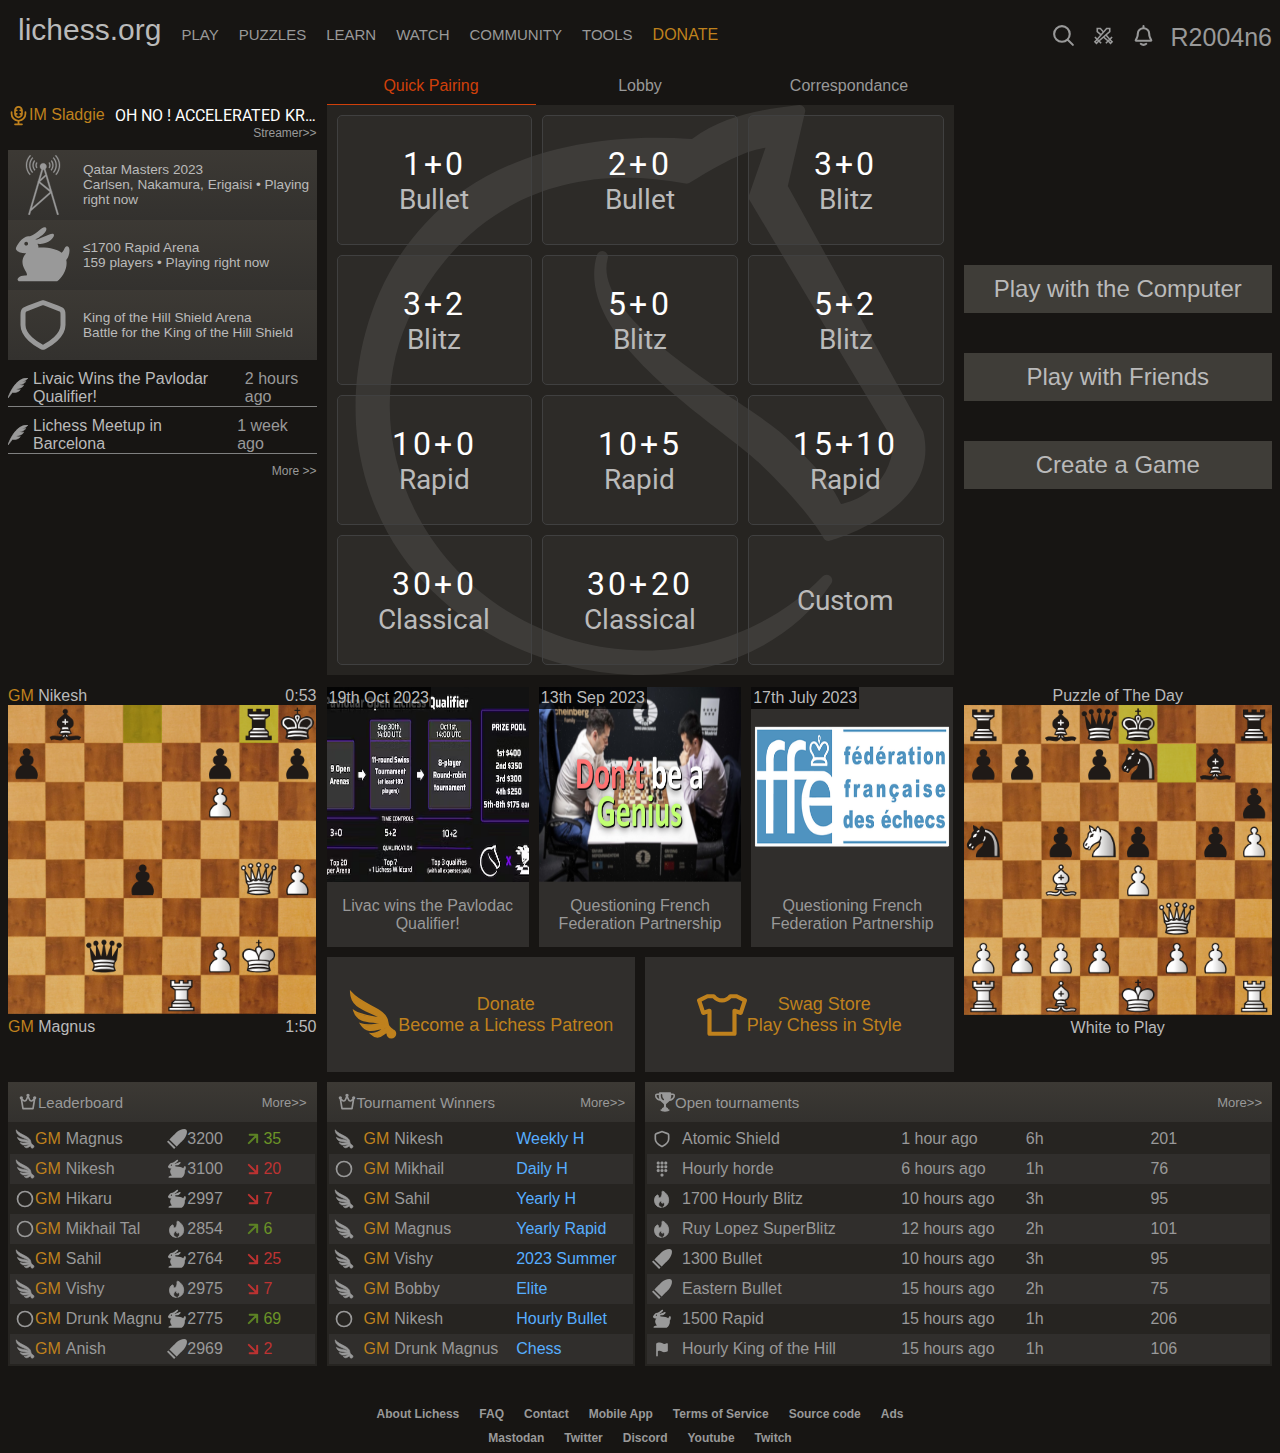
<file: lichesslite-main/index.html>
<!DOCTYPE html>
<html lang="en">
<head>
    <meta charset="UTF-8">
    <meta name="viewport" content="width=device-width, initial-scale=1.0">
    <link rel="preconnect" href="https://fonts.googleapis.com">
    <link rel="preconnect" href="https://fonts.gstatic.com" crossorigin>
    <link href="https://fonts.googleapis.com/css2?family=Roboto:wght@100&display=swap" rel="stylesheet">
    <link rel="stylesheet" href="./css/style.css">
    <title>Lichess</title>
</head>
<body>
    <!-- Navigation Bar -->
    <div class="navbar">
        <div class="left">
            <img src="./images/menu.svg" alt="">
            <a href="." class="logo">lichess.org</a>
            <div class="options">
                <a href="">PLAY</a>
                <a href="">PUZZLES</a>
                <a href="">LEARN</a>
                <a href="">WATCH</a>
                <a href="">COMMUNITY</a>
                <a href="">TOOLS</a>
            </div>
            <div class="donate">
                <a href="">DONATE</a>
            </div>
        </div>
        <div class="profile">
            <a href=""><img src="./images/searchsvg.svg" alt=""></a>
            <a href=""><img src="./images/fightsvg.svg" alt=""></a>
            <a href=""><img src="./images/bellsvg.svg" alt=""></a>
            <a href="">R2004n6</a>
            <!-- <div class="account">R2004n6</div> -->
        </div>
    </div>

    <!-- Main Content -->
    <div class="lobby">
        <div class="noticeboard">
                <div class="tstreamer">
                    <div class="isname">
                        <img src="./images/mic.svg" alt="" width="21px" height="20.8px">
                        <span id="sname">IM Sladgie</span>
                    </div>
                    <p class="desc">OH NO ! ACCELERATED KRAKEN ARENA  on lichess.org  !learn !youtube</p>
                </div>
                <a href="" class="str">
                    Streamer>>
                </a>
            <div class="events mb">
                <div class="eventcard">
                    <img src="./images/tower.svg" alt="">
                    <div class="tecard">
                        <div class="nevent">Qatar Masters 2023</div>
                        <div class="devent">Carlsen, Nakamura, Erigaisi • Playing right now</div>
                    </div>
                </div>
                <div class="eventcard">
                    <img src="./images/rabbit.svg" alt="">
                    <div class="tecard">
                        <div class="nevent">≤1700 Rapid Arena</div>
                        <div class="devent">159 players • Playing right now</div>
                    </div>
                </div>
                <div class="eventcard">
                    <img src="./images/shield.svg" alt="">
                    <div class="tecard">
                        <div class="nevent">King of the Hill Shield Arena</div>
                        <div class="devent">Battle for the King of the Hill Shield</div>
                    </div>
                </div>
            </div>
            <div class="news">
                <div class="newscard mb">
                    <img src="./images/pen.svg" alt="" height="20px">
                    <a href="" class="nhead">Livaic Wins the Pavlodar Qualifier!</a>
                    <p class="dur">2 hours ago</p>
                </div>
                <div class="newscard mb">
                    <img src="./images/pen.svg" alt="" height="20px">
                    <a href="" class="nhead">Lichess Meetup in Barcelona</a>
                    <p class="dur">1 week ago</p>
                </div>
                <a href="" class="str">More >></a>
            </div>
        </div>
        <div class="games">
            <div class="gameopts">
                <div id="current">Quick Pairing</div>
                <div>Lobby</div>
                <div>Correspondance</div>
            </div>
            <div class="matrix">
                <div class="formats">
                    <div class="intime">
                        <div class="time">1+0</div>
                        <div class="ntime">Bullet</div>
                    </div>
                </div>
                <div class="formats">
                    <div class="intime">
                        <div class="time">2+0</div>
                        <div class="ntime">Bullet</div>
                    </div>
                </div>
                <div class="formats">
                    <div class="intime">
                        <div class="time">3+0</div>
                        <div class="ntime">Blitz</div>
                    </div>
                </div>
                <div class="formats">
                    <div class="intime">
                        <div class="time">3+2</div>
                        <div class="ntime">Blitz</div>
                    </div>
                </div>
                <div class="formats">
                    <div class="intime">
                        <div class="time">5+0</div>
                        <div class="ntime">Blitz</div>
                    </div>
                </div>
                <div class="formats">
                    <div class="intime">
                        <div class="time">5+2</div>
                        <div class="ntime">Blitz</div>
                    </div>
                </div>
                <div class="formats">
                    <div class="intime">
                        <div class="time">10+0</div>
                        <div class="ntime">Rapid</div>
                    </div>
                </div>
                <div class="formats">
                    <div class="intime">
                        <div class="time">10+5</div>
                        <div class="ntime">Rapid</div>
                    </div>
                </div>
                <div class="formats">
                    <div class="intime">
                        <div class="time">15+10</div>
                        <div class="ntime">Rapid</div>
                    </div>
                </div>
                <div class="formats">
                    <div class="intime">
                        <div class="time">30+0</div>
                        <div class="ntime">Classical</div>
                    </div>
                </div>
                <div class="formats">
                    <div class="intime">
                        <div class="time">30+20</div>
                        <div class="ntime">Classical</div>
                    </div>
                </div>
                <div class="formats">
                    <div class="intime">
                        <div class="ntime">Custom</div>
                    </div>
                </div>
            </div>
        </div>
        <div class="table">
            <div>
                <button class="tbuttons">Play with the Computer</button>
                <button class="tbuttons">Play with Friends</button>
                <button class="tbuttons">Create a Game</button>
            </div>
        </div>
        
        <!-- second half -->
        <div class="fetgame">
            <div class="player1">
                <p>
                    <span class="gold">GM</span>
                    Nikesh
                </p>
                <p>
                    0:53
                </p>
            </div>
            <div class="imgofgame">
                <img src="./images/fetgame.png" alt="">
            </div>
            <div class="player2">
                <p>
                    <span class="gold">GM</span>
                    Magnus
                </p>
                <p>
                    1:50
                </p>
            </div>
        </div>
        <div class="cardcollection">
            <div class="card">
                <div class="imofcard">
                    <p>19th Oct 2023</p>
                    <img src="./images/card1.avif" alt="">
                </div>
               <div class="teofcard">
                    <p>Livac wins the Pavlodac Qualifier!</p>
               </div> 
            </div>
            <div class="card">
                <div class="imofcard">
                    <img src="./images/card2.png" alt="">
                    <p>13th Sep 2023</p>
                </div>
                <div class="teofcard">
                    <p>Questioning French Federation Partnership</p>
               </div> 
            </div>
            <div class="card">
                <div class="imofcard">
                    <img src="./images/card3.png" alt="">
                    <p>17th July 2023</p>
                </div>
                <div class="teofcard">
                    <p>Questioning French Federation Partnership</p>
               </div> 
            </div>
        </div>
        <div class="puzzles">
            <div class="player1" style="justify-content: center;">
                <p>Puzzle of The Day</p>
            </div>
            <div class="imgofgame">
                <img src="./images/puzzle.png" alt="">
            </div>
            <div class="player1" style="justify-content: center;">
                <p>White to Play</p>
            </div>
        </div>
        <button class="donatebutton">
                <img src="./images/goldwing.svg" alt="" height="50px">
                <div class="tdbutton">
                    <p>Donate</p>
                    <p>Become a Lichess Patreon</p>
                </div>
        </button>
        <button class="donatebutton">
            <img src="./images/tshirt.svg" alt="" height="50px">
            <div class="tdbutton">
                <p>Swag Store</p>
                <p>Play Chess in Style</p>
            </div>
    </button>

    <div class="leaderboard">
        <div class="thead gradstyle">
            <div>
                <img src="./images/crown.svg" alt="">
                Leaderboard
            </div>
            <a href="">More>></a>
        </div>
        <table class="lboard">
            <tr>
                <td>
                    <img src="./images/wing.svg" alt="">
                    <span class="gold pr">GM</span>
                    Magnus
                </td>
                <td>
                    <img src="./images/bullet.svg" class="pr"  alt="">
                    3200
                </td>
                <td>
                    <img src="./images/uparrow.svg" alt="">
                    <span class="green">35</span>
                </td>
            </tr>
            <tr>
                <td>
                    <img src="./images/wing.svg" alt="">
                    <span class="gold pr">GM</span>
                    Nikesh
                </td>
                <td>
                    <img src="./images/rabbit.svg" alt="" class="pr">
                    3100
                </td>
                <td>
                    <img src="./images/downarrow.svg" alt="">
                    <span class="red">20</span>
                </td>
            </tr>
            <tr>
                <td>
                    <img src="./images/circle.svg" alt="">
                    <span class="gold pr">GM</span>
                    Hikaru
                </td>
                <td>
                    <img src="./images/rabbit.svg" alt="" class="pr">
                    2997
                </td>
                <td>
                    <img src="./images/downarrow.svg" alt="">
                    <span class="red">7</span>
                </td>
            </tr>
            <tr>
                <td>
                    <img src="./images/circle.svg" alt="">
                    <span class="gold pr">GM</span>
                    Mikhail Tal
                </td>
                <td>
                    <img src="./images/fire.svg" alt="" class="pr">
                    2854
                </td>
                <td>
                    <img src="./images/uparrow.svg" alt="">
                    <span class="green">6</span>
                </td>
            </tr>
            <tr>
                <td>
                    <img src="./images/wing.svg" alt="">
                    <span class="gold pr">GM</span>
                    Sahil
                </td>
                <td>
                    <img src="./images/rabbit.svg" alt="" class="pr">
                    2764
                </td>
                <td>
                    <img src="./images/downarrow.svg" alt="">
                    <span class="red">25</span>
                </td>
            </tr>
            <tr>
                <td>
                    <img src="./images/wing.svg" alt="">
                    <span class="gold pr">GM</span>
                    Vishy
                </td>
                <td>
                    <img src="./images/fire.svg" alt="" class="pr">
                    2975
                </td>
                <td>
                    <img src="./images/downarrow.svg" alt="">
                    <span class="red">7</span>
                </td>
            </tr>
            <tr>
                <td>
                    <img src="./images/circle.svg" alt="">
                    <span class="gold pr">GM</span>
                    Drunk Magnus
                </td>
                <td>
                    <img src="./images/rabbit.svg" alt="" class="pr">
                    2775
                </td>
                <td>
                    <img src="./images/uparrow.svg" alt="">
                    <span class="green">69</span>
                </td>
            </tr>
            <tr>
                <td>
                    <img src="./images/wing.svg" alt="">
                    <span class="gold pr">GM</span>
                    Anish
                </td>
                <td>
                    <img src="./images/bullet.svg" alt="" class="pr">
                    2969
                </td>
                <td>
                    <img src="./images/downarrow.svg" alt="">
                    <span class="red">2</span>
                </td>
            </tr>   
        </table>
    </div>
    <div class="twinners">
        <div class="thead gradstyle">
            <div>
                <img src="./images/crown.svg" alt="">
                Tournament Winners
            </div>
            <a href="">More>></a>
        </div>
        <table class="twin">
            <tr>
                <td>
                    <img src="./images/wing.svg" alt="" height="50px">
                    <span class="gold pr">GM</span>Nikesh
                </td>
                <td>
                    <a href="" class="blue">Weekly H</a>
                </td>
            </tr>
            <tr>
                <td>
                    <img src="./images/circle.svg" alt="" height="50px">
                    <span class="gold pr">GM</span>Mikhail
                </td>
                <td>
                    <a href="" class="blue">Daily H</a>
                </td>
            </tr>
            <tr>
                <td>
                    <img src="./images/wing.svg" alt="" height="50px">
                    <span class="gold pr">GM</span>Sahil
                </td>
                <td>
                    <a href="" class="blue">Yearly H</a>
                </td>
            </tr>
            <tr>
                <td>
                    <img src="./images/wing.svg" alt="" height="50px">
                    <span class="gold pr">GM</span>Magnus
                </td>
                <td>
                    <a href="" class="blue">Yearly Rapid</a>
                </td>
            </tr>
            <tr>
                <td>
                    <img src="./images/wing.svg" alt="" height="50px">
                    <span class="gold pr">GM</span>Vishy
                </td>
                <td>
                    <a href="" class="blue">2023 Summer</a>
                </td>
            </tr>
            <tr>
                <td>
                    <img src="./images/wing.svg" alt="" height="50px">
                    <span class="gold pr">GM</span>Bobby
                </td>
                <td>
                    <a href="" class="blue">Elite</a>
                </td>
            </tr>
            <tr>
                <td>
                    <img src="./images/circle.svg" alt="" height="50px">
                    <span class="gold pr">GM</span>Nikesh
                </td>
                <td>
                    <a href="" class="blue">Hourly Bullet</a>
                </td>
            </tr>
            <tr>
                <td>
                    <img src="./images/wing.svg" alt="" height="50px">
                    <span class="gold pr">GM</span>Drunk Magnus
                </td>
                <td>
                    <a href="" class="blue">Chess</a>
                </td>
            </tr>
        </table>
    </div>
    <div class="tournaments">
        <div class="thead gradstyle">
            <div>
                <img src="./images/trophy.svg" alt="" width="16.8px">
                Open tournaments
            </div>
            <a href="">More>></a>
        </div>
        <table class="tourni">
            <tr>
                <td><img src="./images/shield.svg" alt="">Atomic Shield</td>
                <td>1 hour ago</td>
                <td>6h</td>
                <td>201</td> 
            </tr>
            <tr>
                <td><img src="./images/horde.svg" alt="">Hourly horde</td>
                <td>6 hours ago</td>
                <td>1h</td>
                <td>76</td> 
            </tr>
            <tr>
                <td><img src="./images/fire.svg" alt="">1700 Hourly Blitz</td>
                <td>10 hours ago</td>
                <td>3h</td>
                <td>95</td> 
            </tr>
            <tr>
                <td><img src="./images/fire.svg" alt="">Ruy Lopez SuperBlitz</td>
                <td>12 hours ago</td>
                <td>2h</td>
                <td>101</td> 
            </tr>
            <tr>
                <td><img src="./images/bullet.svg" alt="">1300 Bullet</td>
                <td>10 hours ago</td>
                <td>3h</td>
                <td>95</td> 
            </tr>
            <tr>
                <td><img src="./images/bullet.svg" alt="">Eastern Bullet</td>
                <td>15 hours ago</td>
                <td>2h</td>
                <td>75</td> 
            </tr>
            <tr>
                <td><img src="./images/rabbit.svg" alt="">1500 Rapid</td>
                <td>15 hours ago</td>
                <td>1h</td>
                <td>206</td> 
            </tr>
            <tr>
                <td><img src="./images/flag.svg" alt="">Hourly King of the Hill</td>
                <td>15 hours ago</td>
                <td>1h</td>
                <td>106</td> 
            </tr>
        </table>
    </div>
    </div>
    <div class="footer mb">
        <a href="">About Lichess</a>
        <a href="">FAQ</a>
        <a href="">Contact</a>
        <a href="">Mobile App</a>
        <a href="">Terms of Service</a>
        <a href="">Source code</a>
        <a href="">Ads</a>
    </div>
    <div class="socials">
        <a href="">Mastodan</a>
        <a href="">Twitter</a>
        <a href="">Discord</a>
        <a href="">Youtube</a>
        <a href="">Twitch</a>
    </div>
</body>
</html>
</file>
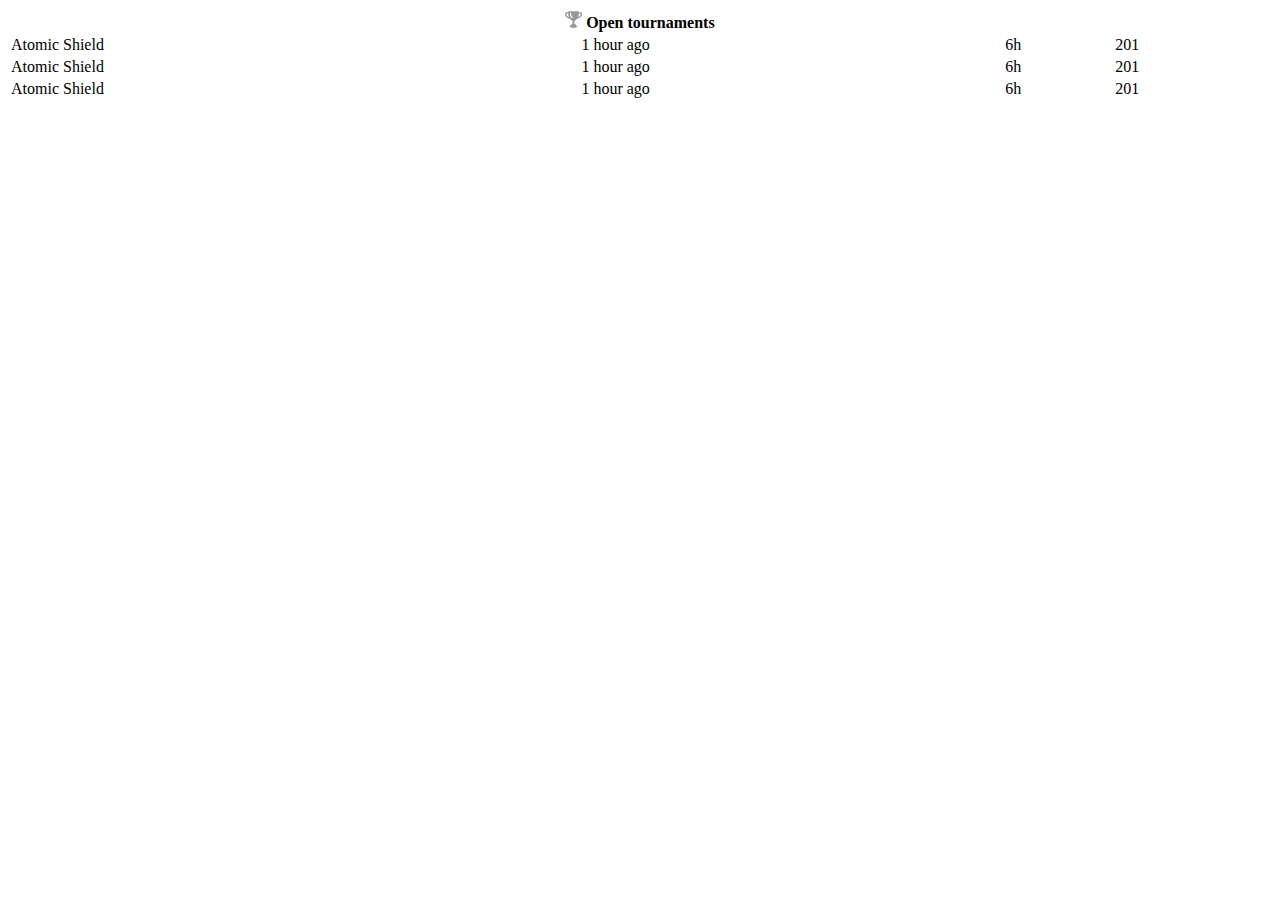
<file: lichesslite-main/test1.html>
<!DOCTYPE html>
<html lang="en">
<head>
    <meta charset="UTF-8">
    <meta name="viewport" content="width=device-width, initial-scale=1.0">
    <title>Document</title>
</head>
<body>
    <table class="tourni" style="width: 100%;">
        <tr class="frow gradstyle">
            <th colspan="4">
                <div>
                    <img src="./images/trophy.svg" alt="" width="16.8px">
                    Open tournaments
                </div>
                <!-- <a href="">More>></a> -->
            </th>
        </tr>
        <tr>
            <td>Atomic Shield</td>
            <td>1 hour ago</td>
            <td>6h</td>
            <td>201</td> 
        </tr>
        <tr>
            <td>Atomic Shield</td>
            <td>1 hour ago</td>
            <td>6h</td>
            <td>201</td> 
        </tr>
        <tr>
            <td>Atomic Shield</td>
            <td>1 hour ago</td>
            <td>6h</td>
            <td>201</td> 
        </tr>
    </table>
</body>
</html>
</file>
<file: lichesslite-main/css/style.css>
html{
    background-color: #171513;
}

*{
    font-family: "Noto Sans",Sans-Serif;
}


p{
    margin: 0px;
}

a{
    text-decoration: none;
    color: white;
}

.navbar{
    display: flex;
    justify-content: space-between;
    margin-bottom: 20px;
}

.left , .options ,.donate ,.profile{
    display:flex;
}

.options a{
    /* margin-top: 21px; */
    /* text-align: center; */
    margin-right: 20px;
    font-size: 15px;
    padding-top: 18px;
    color: #999999;
}

.logo{
    color: #bababa;
    font-size: 30px;
    padding: 10px;
    margin-right: 10px;
    padding-top: 5px;
}

.donate a{
    color: #bf811d;
    padding-top: 18px;
}

.logo:hover{
    color:#2B92E7;
}

.profile a img{
    height: 25px;
    /* padding-top:10px; */
    /* margin-right: 20px; */
}

.profile{
    gap:15px;
}

.profile a{
    padding-top: 15px;
    /* margin-right: 20px; */
    font-size: 25px;
    color: #999999;
}

.lobby{
    max-width: 1400px;
    /* height: 600px; */
    display: grid;
    /* border: 2px solid red; */
    grid-template-columns: 1fr 1fr 1fr 1fr;
    grid-template-rows: 600px 260px 115px 300px;
    gap:10px;
    margin: auto;
}

.noticeboard{
    /* background-color: red; */
}

.games{
    /* background-color: green; */
    grid-column: span 2;
}

.matrix{
    background: #262421 url(../images/knight.svg);
    background-repeat: no-repeat;
    background-size: auto;
    
    background-size: 100% 100%;
    height: 550px;
    gap:10px;
    padding: 10px;
    display: grid;
    grid-template-columns: 1fr 1fr 1fr;
    grid-template-rows: 1fr 1fr 1fr 1fr;
}

.formats{
    display: flex;
    border: 1px solid #404040;
    border-radius: 5px;
    background: rgba(186,186,186,.05);
}

.formats:hover{
    background: rgba(214,79,0,.2);
    cursor: pointer;
}

.intime{
    flex: 1;
    display: flex;
    font-family: 'Roboto', sans-serif;
    color: white;
    flex-direction: column;
    justify-content: center;
}

.time{
    text-align: center;
    color: #bababa;
    font-family: 'Roboto', sans-serif;
    color: white;
    letter-spacing: 0.1em;
    font-size: 2em;
}

.ntime{
    text-align: center;
    font-family: 'Roboto', sans-serif;
    color: white;
    color: #bababa;
    font-size: 1.75em;
}

.gameopts{
    display: grid;
    grid-template-columns: 1fr 1fr 1fr;
    grid-template-rows: 28px;
}

.gameopts div{
    color: #999999;
    text-align: center;
}

.gameopts :hover{
    border-bottom: 1px solid #D0400A;
    color: #bababa;
}

#current{
    color: #D0400A;
    border-bottom: 1px solid #D0400A;
}

.noticeboard{
    margin-top: 28px;
    overflow: hidden;
}

.tstreamer{
    display: flex;
    gap: 10px;
    align-items: center;
    padding: 0;
}

.isname{
    display: inline-flex;
    align-items: center;
    min-width: 97px;
}

.desc{
    white-space: nowrap;
    overflow: hidden;
    text-overflow: ellipsis;
    font-family: 'Roboto', sans-serif;
    font-size: 1em;
    /* padding-top: 2px; */
    /* vertical-align: middle; */
    color: #ffffff;
    margin: 0;
}

#sname{
    color: #bf811d;
}

.str{
    margin: 0px;
    margin-bottom: 10px;
    text-align: right;
    color: #999999;
    font-size: 0.75em;
    display: block;
}

.eventcard{
    display: flex;
    align-items: center;
    color: #bababa;
    font-size: 1em;
    padding:5px;
    gap:10px;
    background: linear-gradient(to bottom, hsl(37, 7%, 22%), hsl(37, 5%, 19%) 100%);
}

.nevent,.devent{
    font-size: 0.85em;
}

.eventcard img{
    /* flex: 1; */
    height: 60px;
}

.newscard{
    display: flex;
    align-items: center;
    gap:5px;
    border-bottom: solid gray 0.5px;
}

.nhead{
    color: #bababa;
    font-size: 1em;
}

.dur{
    color: #999999;
    font-size:1em;
}

.table{
    display: flex;
    flex-direction: column;
    justify-content: center;
}

.table div{
    display: flex;
    flex-direction: column;
}

.tbuttons{
    text-align: center;
    background-color: #3F3D38;
    border: 0;
    padding: 10px;
    color: #bababa;
    margin: 20px 0px;
    font-size: 1.5em;
}

.cardcollection{
    display: flex;
    grid-column: span 2;
    gap: 10px;
}

.card{
    flex: 1;
    background-color: #302E2C;
}

.imofcard{
    height: 75%;
    position: relative;
}

.imofcard img{
    max-width: 100%;
    height: 100%;
}

.imofcard p{
    position: absolute;
    left: 0px;
    top: 0px;
    margin: 0px;
    color: #bababa;
    padding: 2px;
    background-color: rgba(0, 0, 0,75%) ;
    font-size: 1em;
}

.teofcard{
    height: 25%;
    display: flex;
    justify-content: center;
    align-items: center;
}

.teofcard p{
    margin: 0px;
    text-align: center;
    color: #999999;
}

.gold{
    color: #bf811d;
}

.fetgame,.puzzles{
    grid-row: span 2;
}

.player1,.player2{
    color: #BABABA;
    display: flex;
    justify-content: space-between;
}

.imgofgame img{
    max-width: 100%;
}

.tournaments{
    grid-column: span 2;
}

.gradstyle{
    background: linear-gradient(to bottom, hsl(37, 7%, 22%), hsl(37, 5%, 19%) 100%);
}

.lboard,.tourni,.twin{
    width: 100%;
    background-color: #262421;
}

.thead{
    display: flex;
    justify-content: space-between;
    align-items: center;
    padding: 10px;
    color: #999999;
    font-size: 15px;
}

.thead div img{
    width: 20px;
}

.thead div{
    display: flex;
    align-items: center;
    color: #999999;
    font-size: 15px;
}

.thead a{
    color: #999999;
    font-size: 13px;
}

tr{
    color: #999999;
    display: grid;
    /* justify-content: space-between; */
    /* padding: 20px; */
    grid-template-columns: 2fr 1fr 1fr 1fr;
}

td{
    border: 0px;
    padding:5px;
    overflow: hidden;
    white-space: nowrap;
    text-overflow: ellipsis;
}

td{
    display: inline-flex;
    align-items: center;
}

td img{
    height: 20px;
    width: 20px;
    margin-right: 10px;
}

.tourni tr:nth-child(even),.lboard tr:nth-child(even),.twin tr:nth-child(even) {
    background: #302e2c;
}

.green{
    color:#6B9327
}

.red{
    color: #BD3332;
}

.blue{
    color: #57aeff;
}

.pr{
    margin-right: 5px;
}

.leaderboard{

}

.lboard td{
    display: flex;
}

.lboard td img{
    margin-right: 0px;
}

.lboard tr{
    display: grid;
    grid-template-columns: 2fr 1fr 1fr;
}

.donatebutton{
    display: flex;
    flex-direction: row;
    justify-content: center;
    align-items: center;
    background-color: #302E2C;
    border: 0;
}

.tdbutton{
    font-size: large;
    color: #bf811d;
}

.twin tr{
    display: grid;
    grid-template-columns: 3fr 2fr;
}

.mb{
    margin-bottom: 10px;
}

.footer{
    margin-top: 25px;
}

.footer,.socials{
    display: flex;
    max-width: 100%;
    gap:20px;
    justify-content: center;
}

.footer a,.socials a{
    color: #999999;
    font-size: 12px;
    font-weight: bolder;
}

.left img{
    display: none;
    height: 40px;
}

@media (max-width:520px){
    .logo,.donate{
        display: none;
    }
    .matrix{
        height:auto;
    }
    .games{
        grid-row:1/2;
    }
    .tbuttons{
        margin-bottom: 5px;
        font-size: 15px;
    }
    .lobby{
        grid-template-columns: 1fr;
        grid-template-rows: 355px;
    }
    .noticeboard,.fetgame,.puzzles,.donatebutton,.leaderboard{
        grid-column: 1/3;
    }
    .table{
        grid-column: 1/3;
    }
}

@media (max-width:845px) and (min-width:520px){
    .matrix{
        height:auto;
    }
    .lobby{
        grid-template-columns: 1fr 1fr;
        grid-template-rows: 355px 380px 1fr ;
    }
    .games{
        grid-row: 1/2;
    }
    .puzzles{
        grid-row:3/4;
    }
    .tbuttons{
        /* font-size: 13px; */
    }
    .profile{
        gap:7px;
    }
}

@media (max-width:1257px) and (min-width:845px) {
    .lobby{
        grid-template-columns: 1fr 1fr 1fr;
        grid-template-rows: 150px 450px 4fr 1fr 285px;
    }
    .table{
        grid-column: 1/2;
        grid-row: 1/2;
    }
    .games{
        grid-column-start: 2/4;
        grid-row: 1/3;
    }
    .fetgame{
        grid-row: span 2;
    }
    .tbuttons{
        margin-bottom:5px;
        padding: 2px;
    }
    .cardcollection{
        grid-column: 2/4;
        grid-row: 3/4;
    }
    .donatebutton{
        grid-row-start: 4/5;
    }
    .puzzles{
        grid-row: 5;
    }
    .tournaments{
        grid-row:5/6;
    }
    .leaderboard{
        grid-column-start: 2;
    }
}

@media (max-width:1075px){
    .options{
        display: none;
    }
    .navbar img{
        display: inline;
    }
}
</file>
